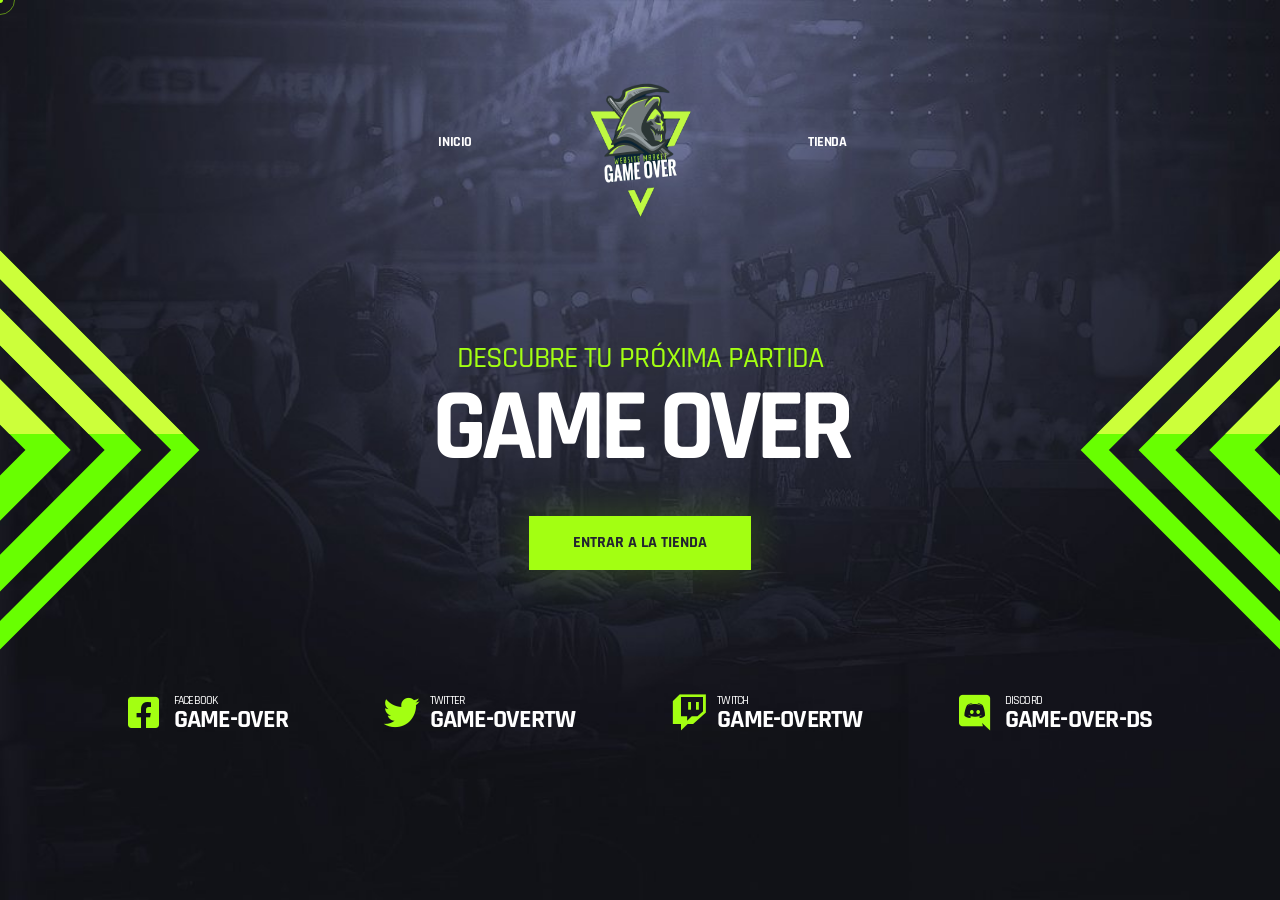
<file: Website-GameOver-main/index.html>
<!DOCTYPE html>
<html lang="es">

<head>

    <!-- Basic Page Needs
	================================================== -->
    <title>GameOver | Bienvenido</title>
    <meta charset="utf-8">
    <meta http-equiv="X-UA-Compatible" content="IE=edge">
    <meta name="description" content="Entra a GameOver, explora el catálogo y encuentra tu próximo videojuego.">
    

    <!-- Mobile Specific Metas
	================================================== -->
    <meta name="viewport" content="width=device-width,initial-scale=1.0">

    <!-- Google Web Fonts
	================================================== -->
    <link href="https://fonts.googleapis.com/css?family=Rajdhani:300,400,500,600,700" rel="stylesheet">

    <!-- CSS
	================================================== -->
    <link href="assets/vendor/fontawesome/css/brands.css" rel="stylesheet">

    <!-- Template CSS-->
    <link href="assets/css/style.css" rel="stylesheet">

    

</head>

<body class="site-layout--landing preloader-is--active bg-image bg-fixed bg--texture-05">

    <div class="site-wrapper">

        <!-- Header
		================================================== -->
        <header id="header" class="site-header site-header--landing">

            <!-- Main Navigation Left -->
            <nav class="main-nav">
                <ul class="main-nav__list">
                    <li class=""><a href="Home.html">Inicio</a></li>
                </ul>
            </nav>
            <!-- Main Navigation Left / End -->

            <!-- Logo - Image Based -->
            <div class="header-logo header-logo--img">
                <a href="index.html"><img src="assets/img/logo-re.png"  width="500px" height="200px" alt="Necromancers"></a>
            </div>
            <!-- Logo - Image Based / End -->

            <!-- Main Navigation Right -->
            <nav class="main-nav">
                <ul class="main-nav__list">
                    <li class="">
                        <a href="Home.html">Tienda</a>
                        
                    </li>
                </ul>
            </nav>
            <!-- Main Navigation Right / End -->
        </header>
        <!-- Header / End -->

        <!-- Content
		================================================== -->
        <main class="site-content text-center" id="wrapper">

            <div class="site-content__center">
                <h1 class="text-white landing-title"><span class="subtitle landing-subtitle">Descubre tu próxima partida</span>Game Over</h1>
                <a href="Home.html" class="btn btn-primary btn-lg btn--landing"><span>Entrar a la tienda</span></a>
            </div>

        </main>

        <!-- Footer
		================================================== -->
        <footer id="footer" class="footer text-center">
            <ul class="social-menu social-menu--landing social-menu--landing-glitch">
                <li>
                    <a href="https://www.facebook.com" target="_blank">
						<i class="fab fa-facebook-square"></i>
						<span class="link-subtitle">Facebook</span>GAME-OVER
					</a>
                </li>
                <li>
                    <a href="https://twitter.com" target="_blank">
						<i class="fab fa-twitter"></i>
						<span class="link-subtitle">Twitter</span>GAME-OVERTW
					</a>
                </li>
                <li>
                    <a href="https://twitch.tv" target="_blank">
						<i class="fab fa-twitch"></i>
						<span class="link-subtitle">Twitch</span>GAME-OVERTW
					</a>
                </li>
                <li>
                    <a href="https://discordapp.com/" target="_blank">
						<i class="fab fa-discord"></i>
						<span class="link-subtitle">Discord</span>GAME-OVER-DS
					</a>
                </li>
            </ul>
        </footer>
        <!-- Footer / End -->

        <div class="landing-detail landing-detail--left">
            <span>&nbsp;</span>
            <span>&nbsp;</span>
            <span>&nbsp;</span>
        </div>
        <div class="landing-detail-cover landing-detail-cover--left">
            <span>&nbsp;</span>
            <span>&nbsp;</span>
            <span>&nbsp;</span>
        </div>
        <div class="landing-detail landing-detail--right">
            <span>&nbsp;</span>
            <span>&nbsp;</span>
            <span>&nbsp;</span>
        </div>
        <div class="landing-detail-cover landing-detail-cover--right">
            <span>&nbsp;</span>
            <span>&nbsp;</span>
            <span>&nbsp;</span>
        </div>
        <!-- Overlay -->
        <div class="site-overlay"></div>
        <!-- Overlay / End -->


    </div>

    <div class="preloader-overlay">
        <div id="js-preloader" class="preloader">
            <div class="preloader-inner fadeInUp">
                <div class="pong-loader"></div>
                <svg role="img" class="df-icon df-icon--preloader-arcade">
					<use xlink:href="assets/img/necromancers.svg#preloader-arcade"/>
				</svg>
            </div>
        </div>
    </div>

    <!-- The cursor elements -->
    <div class="df-custom-cursor-wrap">
        <div id="df-custom-cursor"></div>
    </div>

    <!-- Javascript Files
	================================================== -->
    <!-- JS -->
    <script src="assets/vendor/jquery/jquery.min.js"></script>
    <script src="assets/js/init.js"></script>
    

    
    

</body>

</html>
</file>
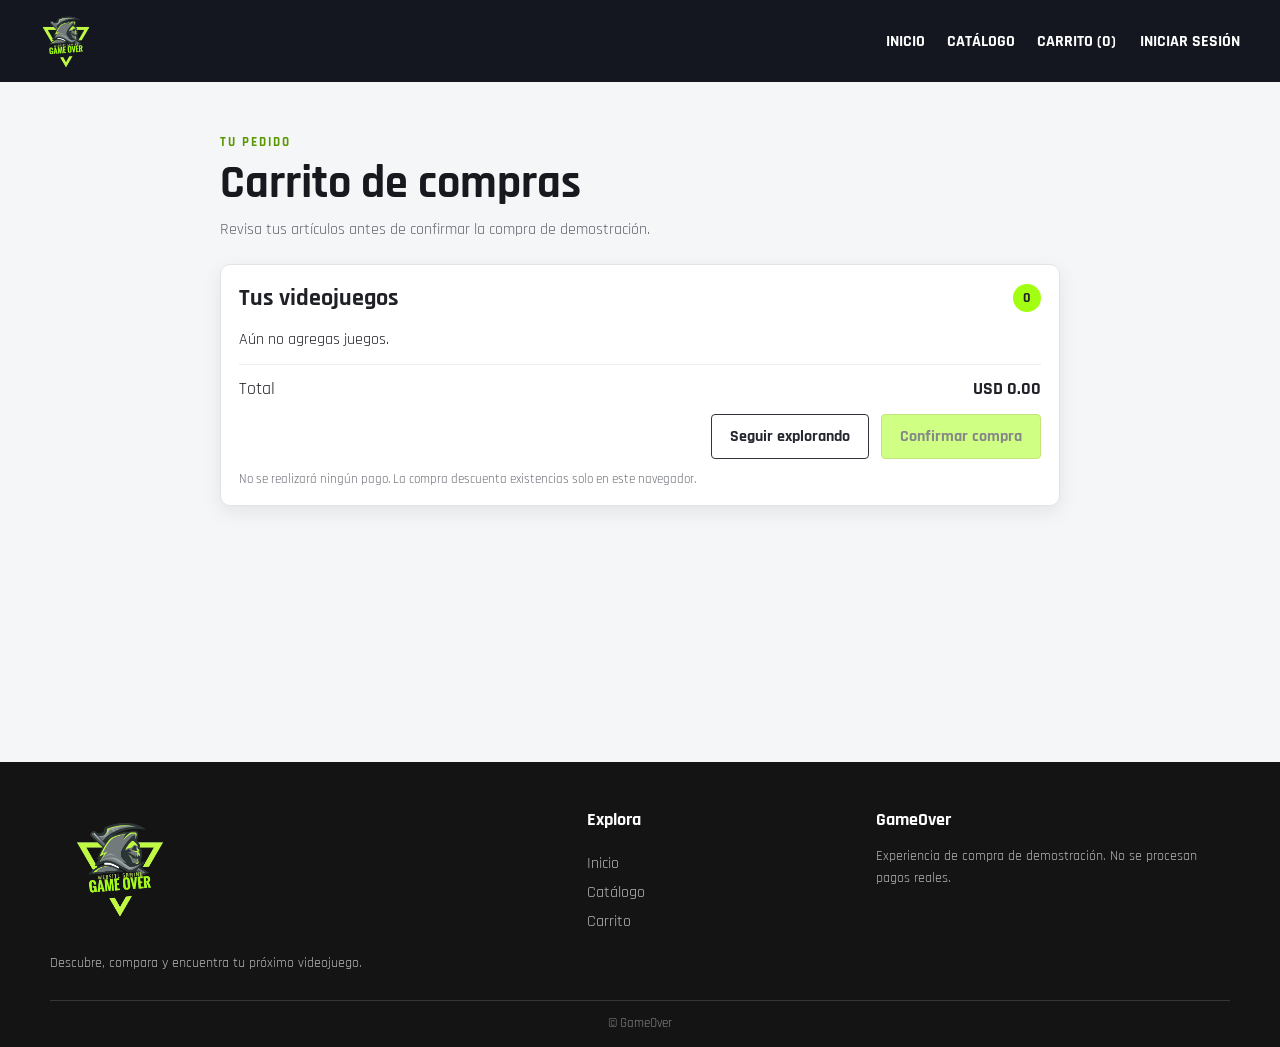
<file: Website-GameOver-main/Cart.html>
<!DOCTYPE html>
<html lang="es">
<head>
    <meta charset="utf-8">
    <meta name="viewport" content="width=device-width, initial-scale=1">
    <meta name="description" content="Revisa tu carrito de GameOver y confirma tu compra de demostración.">
    <title>GameOver | Carrito</title>
    <link href="https://fonts.googleapis.com/css?family=Rajdhani:300,400,500,600,700" rel="stylesheet">
    <link href="assets/css/Home.css" rel="stylesheet">
    <link href="assets/css/store.css" rel="stylesheet">
</head>
<body>
    <header class="header-home-page">
        <div class="header-logo-home">
            <a href="Home.html"><img src="assets/img/logo-re1.png" alt="GameOver"></a>
        </div>
        <nav class="nav-bar-home-page" aria-label="Navegación principal">
            <ul>
                <li><a href="Home.html">INICIO</a></li>
                <li><a href="Home.html#list1-topgames">CATÁLOGO</a></li>
                <li><a href="Cart.html" aria-current="page">CARRITO (<span id="header-cart-count">0</span>)</a></li>
                <li><a href="Inventory.html" id="inventory-nav-link" hidden>INVENTARIO</a></li>
                <li><a href="Login.html" id="login-link">INICIAR SESIÓN</a></li>
                <li><button type="button" class="nav-role-button" id="logout-button" hidden>CERRAR SESIÓN</button></li>
            </ul>
        </nav>
    </header>

    <main class="cart-page">
        <section class="cart-page__intro">
            <p class="store-kicker">TU PEDIDO</p>
            <h1>Carrito de compras</h1>
            <p>Revisa tus artículos antes de confirmar la compra de demostración.</p>
        </section>
        <section class="cart-panel cart-page__panel" aria-labelledby="cart-title">
            <h2 id="cart-title">Tus videojuegos <span id="cart-count">0</span></h2>
            <div id="cart-items"></div>
            <p class="cart-total">Total <strong id="cart-total">$0.00</strong></p>
            <p class="store-message" id="store-message" role="status" aria-live="polite"></p>
            <div class="cart-page__actions">
                <a class="store-button store-button--outline" href="Home.html#list1-topgames">Seguir explorando</a>
                <button type="button" class="store-button" id="checkout-button">Confirmar compra</button>
            </div>
            <p class="store-note">No se realizará ningún pago. La compra descuenta existencias solo en este navegador.</p>
        </section>
    </main>

    <footer class="footer-section">
        <div class="footer-content">
            <div class="footer-brand">
                <a href="Home.html"><img src="assets/img/logo-re1.png" alt="GameOver"></a>
                <p>Descubre, compara y encuentra tu próximo videojuego.</p>
            </div>
            <nav class="footer-links" aria-label="Enlaces del pie de página">
                <h2>Explora</h2>
                <a href="Home.html">Inicio</a>
                <a href="Home.html#list1-topgames">Catálogo</a>
                <a href="Cart.html">Carrito</a>
            </nav>
            <div class="footer-demo-note">
                <h2>GameOver</h2>
                <p>Experiencia de compra de demostración. No se procesan pagos reales.</p>
            </div>
        </div>
        <p class="copyright-text">© GameOver</p>
    </footer>
    <script src="assets/js/auth.js"></script>
    <script src="assets/js/store.js"></script>
</body>
</html>
</file>
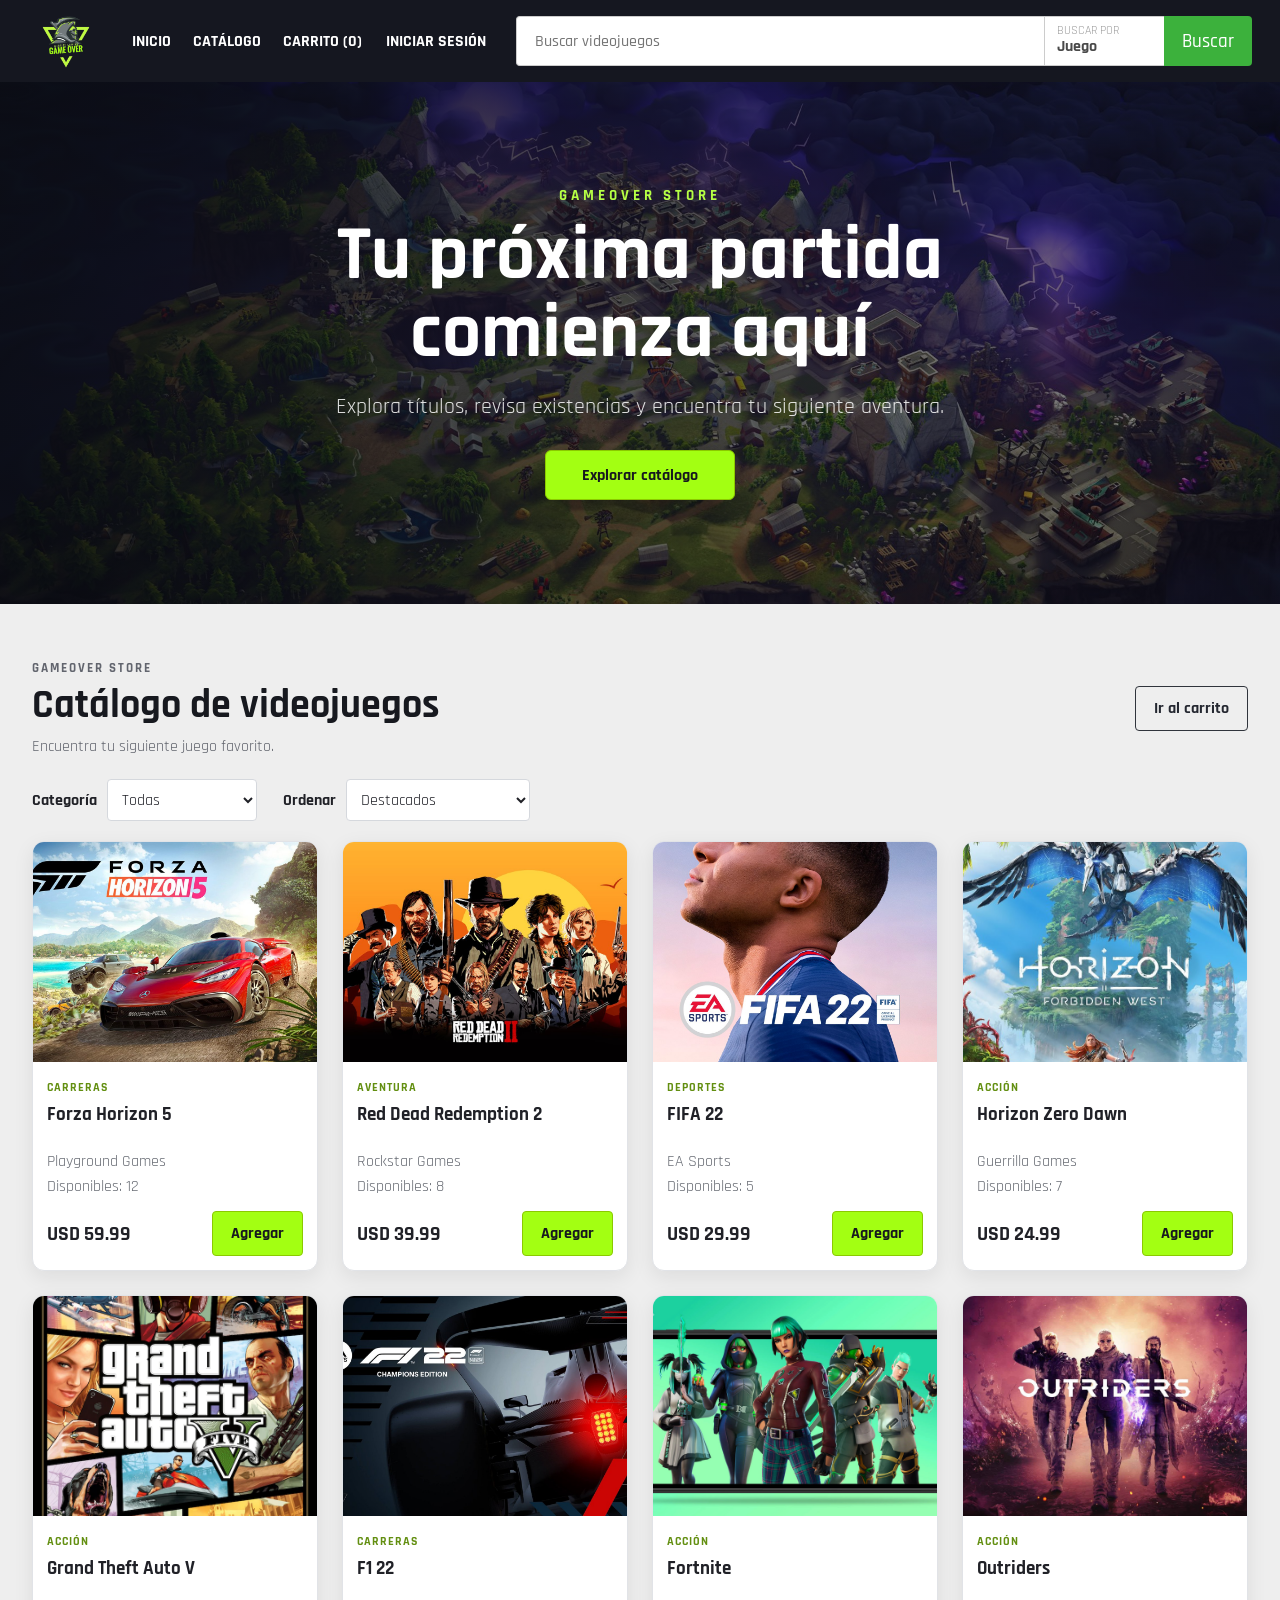
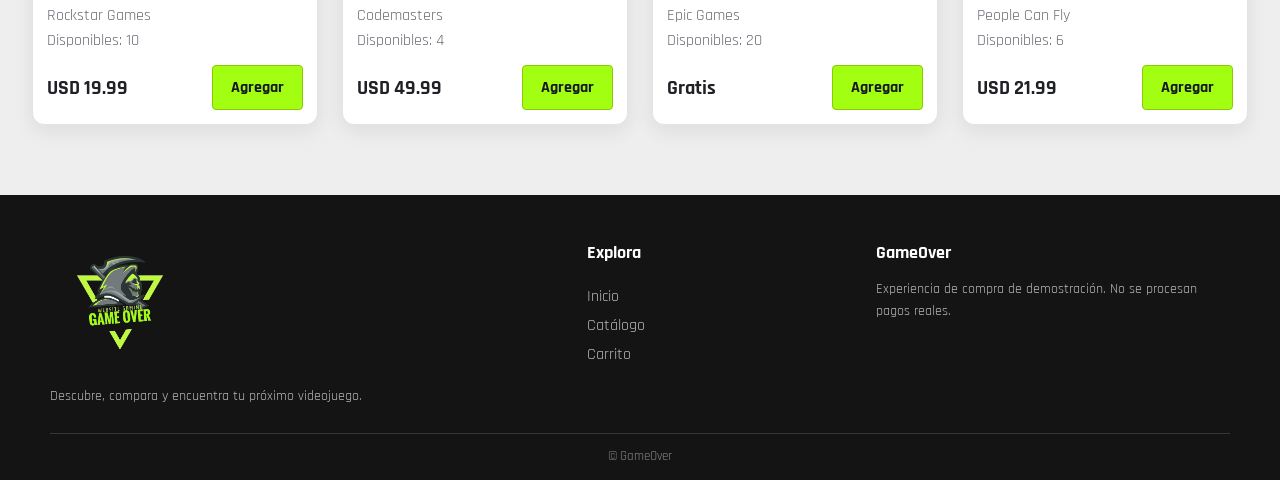
<file: Website-GameOver-main/Home.html>
<!DOCTYPE html>
<html lang="es">
<head>
    <meta charset="utf-8">
    <meta name="viewport" content="width=device-width, initial-scale=1">
    <meta name="description" content="Explora videojuegos, revisa existencias y arma tu carrito en GameOver.">
    <title>GameOver | Catálogo</title>
    <link href="https://fonts.googleapis.com/css?family=Rajdhani:300,400,500,600,700" rel="stylesheet">
    <link href="assets/css/Home.css" rel="stylesheet">
    <link href="assets/css/store.css" rel="stylesheet">
</head>
<body id="body2">
    <header class="header-home-page">
        <div class="header-logo-home">
            <a href="Home.html"><img src="assets/img/logo-re1.png" alt="GameOver"></a>
        </div>
        <nav class="nav-bar-home-page" aria-label="Navegación principal">
            <ul>
                <li><a href="Home.html">INICIO</a></li>
                <li><a href="#list1-topgames">CATÁLOGO</a></li>
                <li><a href="Cart.html">CARRITO (<span id="header-cart-count">0</span>)</a></li>
                <li><a href="Inventory.html" id="inventory-nav-link" hidden>INVENTARIO</a></li>
                <li><a href="Login.html" id="login-link">INICIAR SESIÓN</a></li>
                <li><button type="button" class="nav-role-button" id="logout-button" hidden>CERRAR SESIÓN</button></li>
            </ul>
        </nav>
        <div class="centerbox">
            <div class="main-form-container">
                <form id="store-search-form" role="search">
                    <input id="store-search-input" type="search" class="main-input main-name" name="search" placeholder="Buscar videojuegos" aria-label="Buscar videojuegos">
                    <button type="button" class="main-btn" aria-expanded="false" aria-label="Cambiar tipo de búsqueda">
                        <span class="search-small">BUSCAR POR</span>
                        <span class="search-large">Juego</span>
                    </button>
                    <ul class="search-description">
                        <li data-search-mode="developer">Desarrollador</li>
                        <li data-search-mode="game">Juego</li>
                    </ul>
                    <input id="main-submit" type="submit" value="Buscar">
                </form>
            </div>
        </div>
    </header>

    <section class="store-hero" aria-labelledby="hero-title">
        <div class="store-hero__content">
            <p class="store-hero__eyebrow">GAMEOVER STORE</p>
            <h1 id="hero-title">Tu próxima partida comienza aquí</h1>
            <p>Explora títulos, revisa existencias y encuentra tu siguiente aventura.</p>
            <a class="store-button" href="#list1-topgames">Explorar catálogo</a>
        </div>
    </section>

    <main>
        <section class="storefront" id="list1-topgames" aria-labelledby="store-title">
            <div class="store-heading">
                <div>
                    <p class="store-kicker">GAMEOVER STORE</p>
                    <h2 id="store-title">Catálogo de videojuegos</h2>
                    <p>Encuentra tu siguiente juego favorito.</p>
                </div>
                <a class="store-button store-button--outline" href="Cart.html">Ir al carrito</a>
            </div>
            <div class="store-toolbar">
                <label for="category-filter">Categoría</label>
                <select id="category-filter">
                    <option value="">Todas</option>
                    <option value="Acción">Acción</option>
                    <option value="Carreras">Carreras</option>
                    <option value="Deportes">Deportes</option>
                    <option value="Aventura">Aventura</option>
                </select>
                <label for="sort-products">Ordenar</label>
                <select id="sort-products">
                    <option value="featured">Destacados</option>
                    <option value="name">Nombre</option>
                    <option value="price-low">Precio: menor a mayor</option>
                    <option value="price-high">Precio: mayor a menor</option>
                </select>
            </div>
            <p class="store-message" id="store-message" role="status" aria-live="polite"></p>
            <div class="product-grid" id="product-grid" aria-live="polite"></div>
        </section>
    </main>

    <footer class="footer-section">
        <div class="footer-content">
            <div class="footer-brand">
                <a href="Home.html"><img src="assets/img/logo-re1.png" alt="GameOver"></a>
                <p>Descubre, compara y encuentra tu próximo videojuego.</p>
            </div>
            <nav class="footer-links" aria-label="Enlaces del pie de página">
                <h2>Explora</h2>
                <a href="Home.html">Inicio</a>
                <a href="#list1-topgames">Catálogo</a>
                <a href="Cart.html">Carrito</a>
            </nav>
            <div class="footer-demo-note">
                <h2>GameOver</h2>
                <p>Experiencia de compra de demostración. No se procesan pagos reales.</p>
            </div>
        </div>
        <p class="copyright-text">© GameOver</p>
    </footer>
    <script src="assets/js/auth.js"></script>
    <script src="assets/js/store.js"></script>
</body>
</html>
</file>
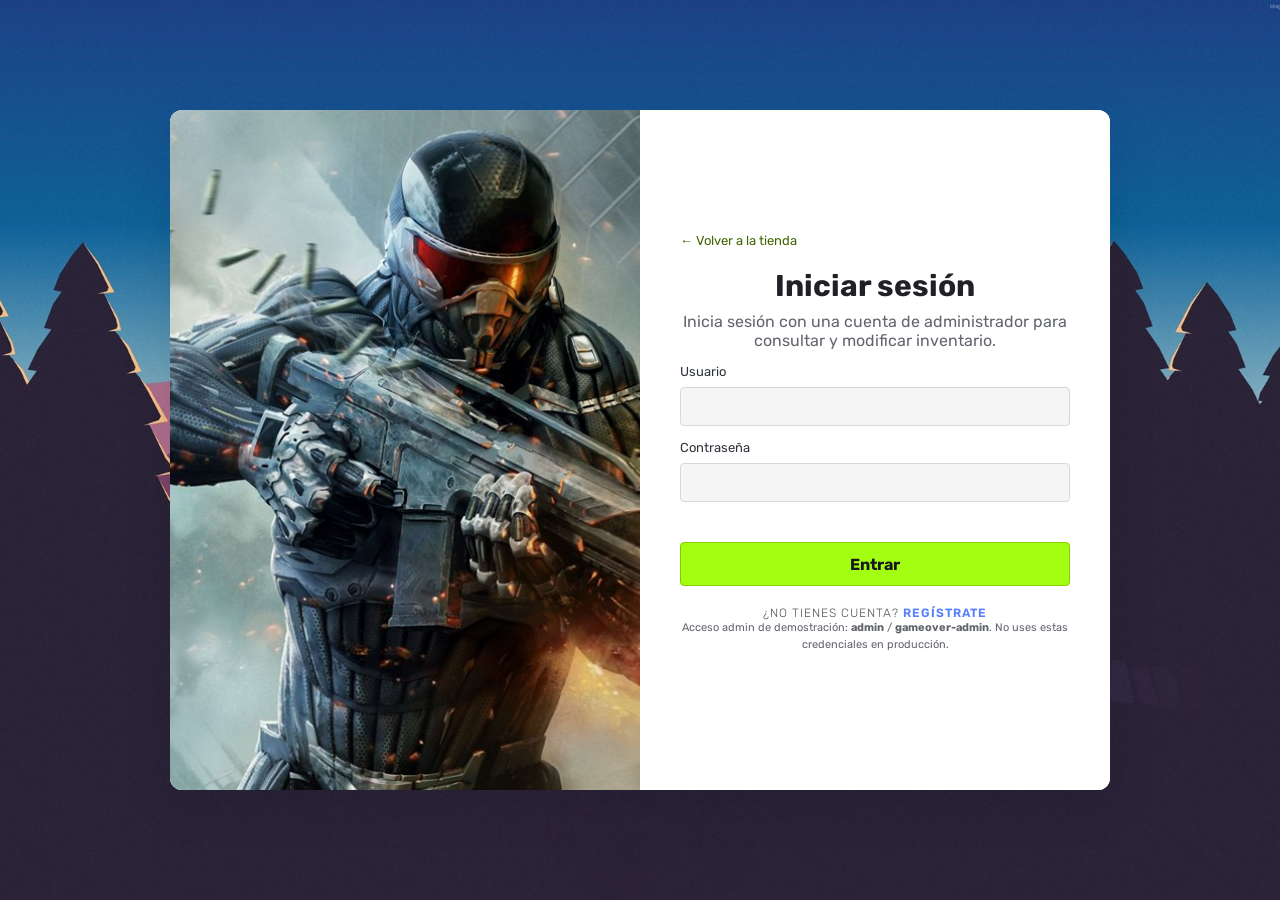
<file: Website-GameOver-main/Inventory.html>
<!DOCTYPE html>
<html lang="es">
<head>
    <meta charset="utf-8">
    <meta name="viewport" content="width=device-width, initial-scale=1">
    <meta name="description" content="Panel privado de administración de inventario de GameOver.">
    <title>GameOver | Inventario</title>
    <link href="https://fonts.googleapis.com/css?family=Rajdhani:300,400,500,600,700" rel="stylesheet">
    <link href="assets/css/Home.css" rel="stylesheet">
    <link href="assets/css/store.css" rel="stylesheet">
</head>
<body>
    <header class="header-home-page">
        <div class="header-logo-home">
            <a href="Home.html"><img src="assets/img/logo-re1.png" alt="GameOver"></a>
        </div>
        <nav class="nav-bar-home-page" aria-label="Navegación principal">
            <ul>
                <li><a href="Home.html">INICIO</a></li>
                <li><a href="Home.html#list1-topgames">CATÁLOGO</a></li>
                <li><a href="Cart.html">CARRITO (<span id="header-cart-count">0</span>)</a></li>
                <li><a href="Inventory.html" id="inventory-nav-link" hidden aria-current="page">INVENTARIO</a></li>
                <li><a href="Login.html" id="login-link">INICIAR SESIÓN</a></li>
                <li><button type="button" class="nav-role-button" id="logout-button" hidden>CERRAR SESIÓN</button></li>
            </ul>
        </nav>
    </header>

    <main class="inventory-page" id="inventory-page" hidden>
        <section class="inventory-section" id="inventory" aria-labelledby="inventory-title">
            <div class="inventory-heading">
                <div>
                    <p class="store-kicker">ADMINISTRACIÓN</p>
                    <h1 id="inventory-title">Control de inventario</h1>
                    <p>Administra el catálogo y revisa las existencias en un solo lugar.</p>
                </div>
                <a class="store-button store-button--outline" href="Home.html">Volver a la tienda</a>
            </div>
            <p class="inventory-disclaimer">Demostración local: los cambios se guardan en este navegador. La autenticación real requiere un servidor.</p>
            <p class="store-message" id="inventory-message" role="status" aria-live="polite"></p>
            <div class="inventory-stats" aria-live="polite">
                <div><span>Productos</span><strong id="inventory-product-count">0</strong></div>
                <div><span>Unidades disponibles</span><strong id="inventory-stock-count">0</strong></div>
                <div><span>Requieren reposición</span><strong id="inventory-low-count">0</strong></div>
                <div><span>Agotados</span><strong id="inventory-out-count">0</strong></div>
            </div>
            <section class="inventory-alerts" aria-labelledby="inventory-alerts-title">
                <div class="inventory-alerts__heading">
                    <div>
                        <h2 id="inventory-alerts-title">Alertas de reposición</h2>
                        <p>Se avisa cuando las existencias llegan al mínimo definido para cada producto.</p>
                    </div>
                </div>
                <div class="inventory-alert-list" id="inventory-alert-list" aria-live="polite"></div>
            </section>
            <form class="inventory-form" id="product-form">
                <h2 id="product-form-title">Agregar videojuego</h2>
                <input id="product-id" type="hidden">
                <div class="inventory-fields">
                    <label>Nombre
                        <input id="product-name" name="name" type="text" maxlength="80" required>
                    </label>
                    <label>Desarrollador
                        <input id="product-developer" name="developer" type="text" maxlength="60" required>
                    </label>
                    <label>Categoría
                        <select id="product-category" name="category" required>
                            <option value="Acción">Acción</option>
                            <option value="Carreras">Carreras</option>
                            <option value="Deportes">Deportes</option>
                            <option value="Aventura">Aventura</option>
                        </select>
                    </label>
                    <label>Precio (USD)
                        <input id="product-price" name="price" type="number" min="0" step="0.01" required>
                    </label>
                    <label>Existencias
                        <input id="product-stock" name="stock" type="number" min="0" step="1" required>
                    </label>
                    <label>Mínimo para alertar
                        <input id="product-reorder-point" name="reorderPoint" type="number" min="0" step="1" value="5" required>
                        <span class="inventory-field-help">Avisa al llegar a este nivel o menos.</span>
                    </label>
                    <label>Stock objetivo
                        <input id="product-target-stock" name="targetStock" type="number" min="1" step="1" value="10" required>
                        <span class="inventory-field-help">La sugerencia de reposición completa hasta esta cantidad.</span>
                    </label>
                    <label class="inventory-image-field">Portada del catálogo
                        <select id="product-image" name="image">
                            <option value="">Selecciona una portada existente</option>
                            <option value="p25.jpg">Forza Horizon 5</option>
                            <option value="p26.jpg">Red Dead Redemption 2</option>
                            <option value="p27.jpg">FIFA 22</option>
                            <option value="p48.jpg">Horizon Zero Dawn</option>
                            <option value="p49.webp">Grand Theft Auto V</option>
                            <option value="p46.jpg">F1 22</option>
                            <option value="p45.webp">Fortnite</option>
                            <option value="p50.jpg">Outriders</option>
                        </select>
                        <span class="inventory-field-help">O elige una imagen desde tu PC. JPG, PNG o WebP; máximo 5 MB. Se guardará en este navegador.</span>
                        <input id="product-image-file" name="imageFile" type="file" accept="image/jpeg,image/png,image/webp">
                        <img id="product-image-preview" class="inventory-image-preview" alt="Vista previa de la portada" hidden>
                    </label>
                </div>
                <div class="inventory-actions">
                    <button class="store-button" type="submit" id="save-product-button">Guardar producto</button>
                    <button class="store-button store-button--outline" type="button" id="cancel-edit-button" hidden>Cancelar edición</button>
                </div>
            </form>
            <div class="inventory-table-wrap">
                <table class="inventory-table">
                    <thead><tr><th>Videojuego</th><th>Categoría</th><th>Precio</th><th>Existencias</th><th>Mínimo</th><th>Objetivo</th><th>Estado</th><th>Acciones</th></tr></thead>
                    <tbody id="inventory-table-body"></tbody>
                </table>
            </div>
        </section>
    </main>

    <footer class="footer-section">
        <div class="footer-content">
            <div class="footer-brand">
                <a href="Home.html"><img src="assets/img/logo-re1.png" alt="GameOver"></a>
                <p>Administración de inventario GameOver.</p>
            </div>
            <nav class="footer-links" aria-label="Enlaces del pie de página">
                <h2>Explora</h2>
                <a href="Home.html">Inicio</a>
                <a href="Home.html#list1-topgames">Catálogo</a>
                <a href="Cart.html">Carrito</a>
            </nav>
            <div class="footer-demo-note">
                <h2>GameOver</h2>
                <p>Panel de administración de demostración.</p>
            </div>
        </div>
        <p class="copyright-text">© GameOver</p>
    </footer>
    <script src="assets/js/auth.js"></script>
    <script src="assets/js/store.js"></script>
</body>
</html>
</file>
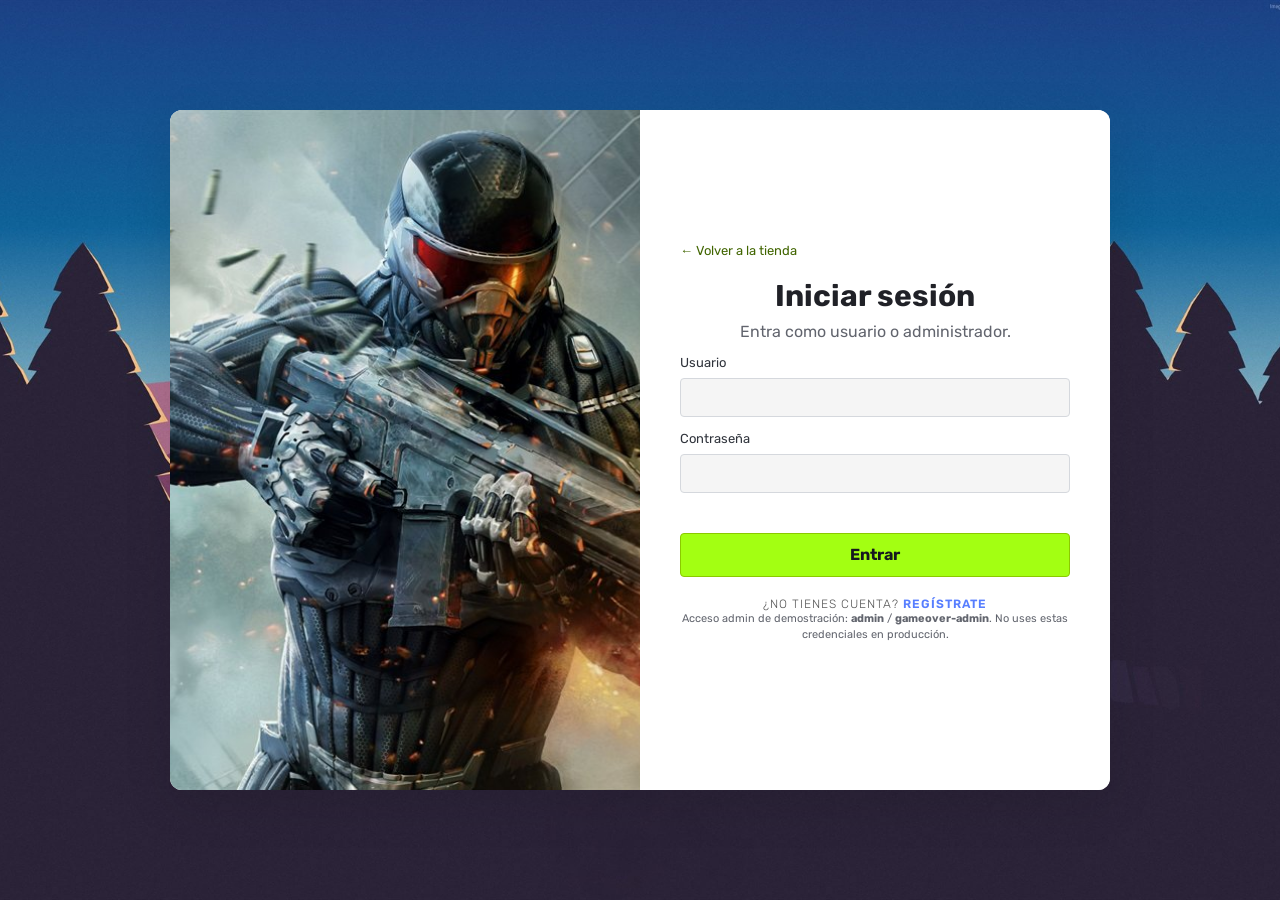
<file: Website-GameOver-main/Login.html>
<!DOCTYPE html>
<html lang="es">
<head>
    <meta charset="UTF-8">
    <meta name="viewport" content="width=device-width, initial-scale=1.0">
    <meta name="description" content="Inicia sesión o crea una cuenta de GameOver.">
    <link rel="stylesheet" href="assets/css/Login.css">
    <title>Iniciar sesión | GameOver</title>
</head>
<body>
    <main>
        <section aria-label="Acceso a GameOver">
            <div class="container">
                <div class="user signinBx">
                    <div class="imgBx"><img src="assets/img/p1-game.jpg" alt="Videojuego"></div>
                    <div class="formBx">
                        <form id="login-form">
                            <a class="back-to-store" href="Home.html">← Volver a la tienda</a>
                            <h1>Iniciar sesión</h1>
                            <p id="login-description">Entra como usuario o administrador.</p>
                            <label for="login-username">Usuario</label>
                            <input id="login-username" name="username" type="text" autocomplete="username" required>
                            <label for="login-password">Contraseña</label>
                            <input id="login-password" name="password" type="password" autocomplete="current-password" required>
                            <p class="form-message" id="login-message" role="alert" aria-live="polite"></p>
                            <button type="submit">Entrar</button>
                            <p class="signup">¿No tienes cuenta? <a href="#" data-toggle>Regístrate</a></p>
                            <p class="demo-notice">Acceso admin de demostración: <strong>admin</strong> / <strong>gameover-admin</strong>. No uses estas credenciales en producción.</p>
                        </form>
                    </div>
                </div>

                <div class="user signupBx">
                    <div class="formBx">
                        <form id="register-form">
                            <a class="back-to-store" href="Home.html">← Volver a la tienda</a>
                            <h1>Crear cuenta</h1>
                            <p>Las cuentas nuevas tienen rol de usuario.</p>
                            <label for="register-username">Usuario</label>
                            <input id="register-username" name="username" type="text" minlength="3" maxlength="30" autocomplete="username" required>
                            <label for="register-email">Correo electrónico</label>
                            <input id="register-email" name="email" type="email" autocomplete="email" required>
                            <label for="register-password">Contraseña (mínimo 8 caracteres)</label>
                            <input id="register-password" name="password" type="password" minlength="8" autocomplete="new-password" required>
                            <label for="register-confirm-password">Confirmar contraseña</label>
                            <input id="register-confirm-password" name="confirm-password" type="password" minlength="8" autocomplete="new-password" required>
                            <p class="form-message" id="register-message" role="alert" aria-live="polite"></p>
                            <button type="submit">Crear cuenta</button>
                            <p class="signup">¿Ya tienes cuenta? <a href="#" data-toggle>Inicia sesión</a></p>
                        </form>
                    </div>
                    <div class="imgBx"><img src="assets/img/p4.jpg" alt="Consola de videojuegos"></div>
                </div>
            </div>
        </section>
    </main>
    <script src="assets/js/auth.js"></script>
</body>
</html>
</file>
<file: Website-GameOver-main/assets/css/Home.css>
*{
    padding: 0;
    margin: 0;
    box-sizing: border-box;
    scroll-behavior: smooth;
    font-family: Rajdhani, sans-serif;
}
body{
    background-color: #eee;
}
.header-home-page{
    background-color: #151720;
    width: 100%;
    top: 0;
    height: 72px;
    padding: 5px 20px;
    z-index: 999;
    position: fixed;
    
}
.header-home-page a img{
    margin-top: -25px;
}
.header-logo-page{
    margin-left: 60px;
}

.nav-bar-home-page{
    max-width: 1500px;
    padding: 0 10px;
    margin: -85px 0 0px 200px;
    display: flex;
    align-items: center;
    justify-content: space-between;
    
}
.nav-bar-home-page ul{
    display: inline-flex;
    margin: -20px 0px 0px -20px;
}
.nav-bar-home-page ul li{
    list-style: none;
    padding: 0 15px;
}
.nav-bar-home-page ul li a{
    color: #fff;
    text-decoration: none;
    padding: 9px 15px;
    transition: all 0.3s ease;
    font-weight: bolder;
}
.nav-bar-home-page ul li a:hover{
    color: #a3ff12;
}


/***************************************************
**********************************************/
.centerbox {
    position: absolute;
    top:50%;
    left:50%;
    transform: translate(-50%, -50%);
    -ms-transform: translate(-50%, -50%); /* IE 9 */
    -webkit-transform: translate(-50%, -50%); /* Chrome, Safari, Opera */
    width:620px;
    min-height:52px;
    z-index:2;
    margin: 0 0 0 500px;
}
.centerbox h1 {
    margin-bottom: 25px;
    font-size:36px;
    font-family: "Webly Sleek SemiLight";
    font-weight: normal;
    text-align: center;
}
.centerbox p.description {
    margin-bottom:40px;
    text-align: center;
}
.description a {
    text-decoration:none;
}
.main-input {
    background: #fff;
    height: 50px; 
    width: 327px;
    color: #a7b1ab;
    border: 1px solid #cccccc;
    margin-bottom: 0px;
    -webkit-appearance: none; 
    border-radius: 4px 0px 0px 4px; 
    -moz-border-radius: 4px 0px 0px 4px; 
    -webkit-border-radius: 4px 0px 0px 4px;
    display: inline-block;
    text-align: left;
    font-size: 16px; 
    font-weight: 500; 
    padding:0px 0px 0px 57px;
    font-size:16px;
    border-right:0px;
    background: #ffffff url("http://seodesigns.com/projects/TD/images/search.png") 18px 15px no-repeat;background-size:18px 18px;float:left;
}
.main-location {display: none;}
#main-submit {
     background: #3cb13c;
     color: #fff; 
     display: inline-block; 
     font-size: 19px; 
     font-weight: 500;
     text-align: center; 
     cursor: pointer;
     margin-bottom: 0px; 
    -webkit-appearance: none;
    border-radius: 0px 4px 4px 0px; 
    -moz-border-radius: 0px 4px 4px 0px; 
    -webkit-border-radius: 0px 4px 4px 0px;
    width:141px;
    height:50px;
    border: 0;
    padding-top:0px;
    float: left;
}
#main-submit:hover {
     background: #00a221; 
     color: #fff !important; 
     -webkit-appearance: none; 
}
#main-submit-mobile {
    display: none;
}
footer {
     border-top: 0px;
    }
.main-btn {
    display: inline-block;
    width:150px;
    height:50px;
    border: 1px solid #cccccc;
    padding:0px;
    position: relative;
    float:left;
    border-right:0px;
    background: #ffffff url("http://seodesigns.com/projects/TD/images/main-bullet.png") 122px 23px no-repeat;background-size:6px 6px;cursor: pointer;
}
.search-small {
    font-size:12px;
    margin:0px;
    color:#9B9B9B;
    position: absolute;
    top: 6px;
    left:16px;
    display: inline-block;
    width:80px;
    height:20px;
    text-align:left;
}
.search-large {
    font-size:16px;
    margin:0px;
    color:#4A4A4A;
    position: absolute;
    top: 19px;
    left:16px;
    display: inline-block;
    width:105px;
    height:20px;
    font-weight:900;
    text-align:left;
}
.main-form-container {
    height:50px;
    position: relative;
}
ul.search-description {
    width:150px;
    position: absolute; 
    background: #fff;
    right:143px;
    top:55px;
    border-radius: 2px;
    -moz-border-radius: 2px; 
    -webkit-border-radius: 2px;
    padding:14px 0px;
    border: 1px solid #E5E5E5;
    display: none;
    -webkit-box-shadow: 0px 2px 2px 0px rgba(0,0,0,0.3);
    -moz-box-shadow: 0px 2px 2px 0px rgba(0,0,0,0.3);
    box-shadow: 0px 2px 2px 0px rgba(0,0,0,0.3);
}
.search-description li {font-size:16px;color:#4A4A4A;font-weight:900;padding:6px 0px;display:block;padding-left:16px;cursor: pointer;}
.search-description li:hover {background:#f8f8f8;}


/* responsive css below */
@media only screen and (max-width: 680px) {
    .main-btn {
        border-radius: 0px 4px 4px 0px; 
        -moz-border-radius: 0px 4px 4px 0px; 
        -webkit-border-radius: 0px 4px 4px 0px;
        border-right:1px solid #cccccc;
    }
    ul.search-description {
        right:0px;
        z-index:9999;
    }
    .centerbox p.description {
        width:284px;
        margin:0 auto 40px auto;
    }
    .centerbox {
        width:auto;
        transform: translate(-50%, -60%);
        -ms-transform: translate(-50%, -60%); 
        -webkit-transform: translate(-50%, -60%);
    }
    .main-form-container {
        width:477px
    }
    #main-submit {
        display: none;
    }
    #main-submit-mobile {
         background: #3cb13c;
         color: #fff; 
         display:block; 
         font-size: 19px; 
         font-weight: 500;
         text-align: center; 
         cursor: pointer;
         margin-bottom: 0px; 
         -webkit-appearance: none;
         border-radius: 0px; 
         -moz-border-radius: 0px; 
         -webkit-border-radius: 0px;
         width:141px;
         height:50px;
         border: 0px;
         padding-top:0px;
         float:none;
         border:0px;
         position: fixed;
         bottom: 0px;
         right:0px;
         width: 100%;
         z-index:1;
        }
    #main-submit-mobile:hover { 
        background: #00a221; 
        color: #fff !important; 
        -webkit-appearance: none; 
    }
    footer {
        padding-bottom:50px;
    }
}

@media only screen and (max-width: 515px) {
    .main-input {
        width:210px;
    }
    .main-form-container {
        width:360px
    }
    .centerbox h1 {
        width:280px;
        margin:0 auto 15px auto;
    }
    .centerbox {
        position: absolute;
        top:50%;
        left:50%;
    }
}

@media only screen and (max-width: 375px) {
    .cover {
        background: rgba(0, 0, 0, 0) url("seodesigns.com/projects/TD/images/background.jpg") no-repeat center -175px;}
    .main-input {
        width: 185px;
        padding-left:42px;
        background: #ffffff url("http://seodesigns.com/projects/TD/images/search.png") 12px 15px no-repeat;
        background-size:18px 18px;
    }
    .main-btn {
        width:108px;
        background: #ffffff url("http://seodesigns.com/projects/TD/images/main-bullet.png") 85px 23px no-repeat;
        background-size:6px 6px;
    }
    .main-form-container {
        width:293px
    }
    .search-small {
        left:13px;
    }
    .search-large {
        left:13px;
    }
}


.background-home-page{
    background-image: url('../img/p43.jpg') ;
    background-size: cover;
    background-repeat: no-repeat;
    width: 100%;
    height: 550px;
    background-position: top;
    background-attachment: fixed;
    margin-top: 70px;
    
}
.background-shadow-button{
    width: 100%;
    height: 550px;
    background-color: rgba(0, 0, 0, 0.70);
    
}
.text-background{

    padding-top: 80px;
    width: 800px;
    height: 550px;
    margin: 0 auto;
}
.background-shadow-button .text-background p{
    text-align: center;
    font-size: 40px;
    color: #a3ff12;
    font-family: Rajdhani, sans-serif;
    padding-top: 40px;

}
.background-shadow-button .text-background  h1{
    color: #fff;
    text-align: center;
    font-size: 130px;
    line-height: 110px;
    font-family: Rajdhani, sans-serif;
    
    
}
.button-background {
    position: absolute;
    top: 45%;
    right: 0;
    left: 0;
    display: block;
    width: 240px;
    padding: 40px;
    margin: 0 auto;
    border: #a3ff12 1px solid;
    cursor: pointer;
    border-radius: 2px;
    transform: translateY(-50%);
    box-shadow: 0 10px 20px -5px #94a6af;
    overflow: hidden;
  }
  
  .button-background:before,
  .button-background:after {
    content: "";
    position: absolute;
    top: 0;
    right: 0;
    bottom: 0;
    left: 0;
  }
  
  .button-background:before {
    transform: scale(1);
    background-image: linear-gradient(135deg, #a3ff12, #5d8600);
    background-size: cover;
    transition: 0.3s ease transform;
    z-index: 1;
}
  
.button-background:after {
    background-color: #000;
    opacity: 0.16;
    z-index: 2;
}
  
.button-background div {
    position: absolute;
    top: 0;
    right: 0;
    bottom: 0;
    left: 0;
    z-index: 3;
}
  
.button-background div:before,
.button-background div:after {
    position: absolute;
    top: 0;
    right: 0;
    left: 0;
    color: #fff;
    font-size: 30px;
    font-family: Verdana, Geneva, Tahoma, sans-serif;
    font-weight: bold;
    line-height: 1;
    text-align: center;
    padding: 25px 0;
    transition: 0.3s ease all;
}
  
.button-background div:before {
    content: "GO";
    letter-spacing: 0;
    opacity: 1;
    transform: scale(1);
}
  
.button-background div:after {
    content: "YEAH !";
    letter-spacing: -10px;
    transform: scale(0);
    opacity: 0;
}
  
.button-background:hover:before {
    transform: scale(1.3);
}
  
.button-background:hover div:before {
    letter-spacing: 3px;
    opacity: 0;
    transform: scale(4);
}
  
.button-background:hover div:after {
    letter-spacing: 0;
    opacity: 1;
    transform: scale(1);
}
.photo1-home{
    
    width: 100%;
    height: 350px;
    padding: 30px 0 0 100px;
    display: inline-flex;
}  
.photo1-first{
    box-shadow: 0px 13px 10px -7px rgba(0, 0, 0,0.1);
    width: 600px;
    height: 280px;
    border-radius: 15px;
    background-repeat: no-repeat;
    background-size: cover;
    background-position: center;
} 

.photo1-home img{
    width: 600px;
    height: 280px;
    border-radius: 10px;
} 

.photo1-home hr{
    margin: 8px 0 20px 80px;
    height: 260px;
    background-color: #a3ff12;
   
}
.text-nextTo-photo1{
    margin-left: 30px;
    padding-top: 10px;
}
.text-nextTo-photo1 .text-games-p1{
    font-weight: bold;
    color: #a3ff12;
    line-height: 30px;
    font-size: 30px;
}
.text-nextTo-photo1 h1{
    font-size: 70px;
    line-height: 70px;
}
.start-game{
    width: 100%;
    height: 100px;
    margin-top: 35px;
    text-align: center;
    padding: 30px;
}
.start-game h1 a{
    font-size: 65px;
    text-decoration: none;
    color: #000;
    transition: 0.2s;
}
.start-game h1 a:hover{
    font-size: 75px;
    color: #a3ff12;
    transition: 0.2s;
}
/*************************************
**********************************/

.list1-top-games{
    width: 100%;
    height: 600px;
    
    padding: 100px 100px 50px 100px;
}
.list1-top-games .text-top-games{
    font-weight: bold;
    padding: 0 0 20px 10px;
    font-size: 25px;
}

.cards {
   
    width: 100%;
    
    
    display: -webkit-flex; 
    justify-content: center;
    -webkit-justify-content: center;
    max-width: 2000px;
    
}

.card--1 .card__img, .card--1 .card__img--hover {
    background-image: url('../img/p25.jpg');
    
}
.card--2 .card__img, .card--2 .card__img--hover {
    background-image: url('../img/p26.jpg');
}
.card--3 .card__img, .card--3 .card__img--hover {
    background-image: url('../img/p27.jpg');
}
.card--4 .card__img, .card--4 .card__img--hover {
    background-image: url('../img/p48.jpg');
    
}
.card--5 .card__img, .card--5 .card__img--hover {
    background-image: url('../img/p49.webp');
}
.card--6 .card__img, .card--6 .card__img--hover {
    background-image: url('../img/p46.jpg');
}

.card__like {
    width: 18px;
}

.card__clock {
    width: 15px;
  vertical-align: middle;
    fill: #AD7D52;
}
.card__time {
    font-size: 12px;
    color: #AD7D52;
    vertical-align: middle;
    margin-left: 5px;
}

.card__clock-info {
    float: right;
}

.card__img {
  visibility: hidden;
    background-size: cover;
    background-position: center;
    background-repeat: no-repeat;
    width: 100%;
    height: 235px;
  border-top-left-radius: 12px;
border-top-right-radius: 12px;
  
}

.card__info-hover {
    position: absolute;
    padding: 16px;
  width: 100%;
  opacity: 0;
  top: 0;
}

.card__img--hover {
  transition: 0.2s all ease-out;
    background-size: cover;
    background-position: center;
    background-repeat: no-repeat;
    width: 100%;
  position: absolute;
    height: 235px;
  border-top-left-radius: 12px;
border-top-right-radius: 12px;
top: 0;
  
}
.card {
  margin-right: 25px;
  transition: all .4s cubic-bezier(0.175, 0.885, 0, 1);
  background-color: #fff;
    width: 33.3%;
  position: relative;
  border-radius: 12px;
  overflow: hidden;
  box-shadow: 0px 13px 10px -7px rgba(0, 0, 0,0.1);
}
.card:hover {
  box-shadow: 0px 30px 18px -8px rgba(0, 0, 0,0.1);
    transform: scale(1.10, 1.10);
}

.card__info {
z-index: 2;
  background-color: #fff;
  border-bottom-left-radius: 12px;
border-bottom-right-radius: 12px;
   padding: 16px 24px 24px 24px;
}

.card__category {
   
    text-transform: uppercase;
    font-size: 13px;
    letter-spacing: 2px;
    font-weight: 500;
  color: #868686;
}

.card__title {
    margin-top: 5px;
    margin-bottom: 10px;
   
}

.card__by {
    font-size: 12px;
    
    font-weight: 500;
}

.card__author {
    font-weight: 600;
    text-decoration: none;
    color: #a3ff12;
    
}

.card:hover .card__img--hover {
    height: 100%;
    opacity: 0.3;
}

.card:hover .card__info {
    background-color: transparent;
    position: relative;
}

.card:hover .card__info-hover {
    opacity: 1;
}


/***********************************************
**********************************************/

.list2-3photo{
    
    width: 100%;
    height: 400px;
    padding: 0 100px;
    display: flex;
}
.photo1-list2{
    
    height: 480px;
    width: 470px;
    border-radius: 12px;
}
.photo2-list2{
    
    height: 480px;
    width: 470px;
    margin-left: 30px;
    border-radius: 12px;

}
.photo3-list2{
    
    height: 480px;
    width: 470px;
    margin-left: 30px;
    border-radius: 12px;

}
.list2-3photo img{
    border-radius: 12px;
    box-shadow: 0px 13px 10px -7px rgba(0, 0, 0,0.1);
}
.list2-3photo h1{
    padding: 10px 0 10px 10px ;
}
.text1-3photo{
    padding-left: 10px;
}
.text2-3photo{
    padding-left: 10px;
}
.text3-3photo{
    padding-left: 10px;
}
.price1-3photo{
    padding-left: 10px;
    font-weight: bold;
    font-size: 25px;
}
.price2-3photo{
    padding-left: 10px;
    padding-top: 40px;
    font-weight: bold;
    font-size: 25px;
}
.price3-3photo{
    padding-left: 10px;
    padding-top: 60px;
    font-weight: bold;
    font-size: 25px;
}
.games-free{
    margin: 150px 100px 0 100px;
    border-radius: 10px;
    
    background-image: url('../img/p31.jpg');
    background-repeat: no-repeat;
    background-size: cover;
    background-position: center;
    height: 530px;
    padding: 10px;
}
.games-free p{
    padding: 10px 0 25px 25px;
    font-weight: bold;
    font-size: xx-large;
    color: #fff;

}
.game-free1{
    display: flex;
    padding-left: 20px;
    
}
.game-free1 .card__author{
    font-size: xx-large;
}
.games-free i{
    color: #fff;
    margin: 10px 0 0 20px;
    width: 50px;
    height: 50px;
}
.icon-free{
    display: flex;
}
.button-free{
    border: #fff 1px solid;
    color: #fff;
    background-color: rgba(0, 0, 0, 0);
    margin: 10px 0 0 1085px;
    width: 100px;
    height: 45px;
    cursor: pointer;
    font-weight: bold;
    transition: 0.2s;
}
.button-free:hover{
    background-color: rgba(0, 0, 0, 1);
    border: #a3ff12 1px solid;
    color: #a3ff12;
    transition: 0.2s;
}

.all-games{
    
    width: 100%;
    height: 1550px;
    margin-top: 50px;
    padding: 20px 100px;
}
.all-list1-game{
   display: flex;

}
.all-list2-game{
    display: flex;
    
    
}
.all-list3-game{
    display: flex;
    
    
}
.all-games p{
    margin-top: 60px;
    padding-bottom: 20px;
    font-weight: bolder;
    font-size: 22px;
    
}
.see-more{
    display: flex;
}
.see-more a{
    text-decoration: none;
    margin: 60px 0 0 1310px ;
    font-weight: bold;
    color: #868686;
}
.see-more a:hover{
    color: #a3ff12;
}
/****************************************************
*****************************************************/


/*.footer-home-page{
    width: 100%;
    height: 500px;
    
    background-image: url('../img/p31.jpg');
    background-position: center;
    background-repeat: no-repeat;
    background-size: cover;

}*/




.footer-section {
    background: #151414;
    position: relative;
   
    height: 450px;
  }
  .footer-cta {
      
    border-bottom: 1px solid #373636;
    padding: 48px 300px 30px 0;
    
    display: flex;
  }
  .footer-cta .row{
      display: flex;
      justify-content: space-between;
      

  }
  .single-cta i {
    color: #a3ff12;
    font-size: 30px;
    float: left;
    margin-top: 8px;
    margin-right: 50px;
    padding-left: 100px;
    justify-content: center;
    justify-items: center;
  }
  .cta-text {
    padding-left: -10px;
    display: inline-block;
  }
  .cta-text h4 {
    color: #fff;
    font-size: 20px;
    font-weight: 600;
    margin-bottom: 2px;
  }
  .cta-text span {
    color: #757575;
    font-size: 15px;
    
  }
  .footer-content {
    position: relative;
    z-index: 2;
    padding: 30px 100px 30px 0;
    margin-left: 150px;
    height: 320px;
    
  }
  .footer-pattern img {
    position: absolute;
    top: 0;
    left: 0;
    height: 330px;
    background-size: cover;
    background-position: 100% 100%;
  }
  .footer-logo {
    margin-bottom: -20px;
    margin-top: -58px;
    
  }
  .footer-logo img {
      max-width: 200px;
      
  }
  .footer-text p {
    margin-bottom: 14px;
    margin-top: -20px;
    
    font-size: 14px;
        color: #7e7e7e;
    line-height: 28px;
  }
  
  .footer-social-icon span {
    color: #fff;
    display: block;
    font-size: 20px;
    font-weight: 700;
    font-family: 'Poppins', sans-serif;
    margin-bottom: 20px;
  }
  .footer-social-icon a {
    color: #fff;
    font-size: 16px;
    margin-right: 15px;
    margin-top: -20px;
  }
  .footer-social-icon i {
    height: 40px;
    width: 40px;
    text-align: center;
    line-height: 38px;
    border-radius: 50%;
  }
  .facebook-bg{
    background: #3B5998;
  }
  .twitter-bg{
    background: #55ACEE;
  }
  .google-bg{
    background: #DD4B39;
  }
  .footer-widget1{
      margin: -480px 0 300px 700px;
  }
  .footer-widget2{
    margin: -300px 0 300px 500px;
}
  .footer-widget-heading h3 {
    color: #fff;
    font-size: 20px;
    font-weight: 600;
    margin-bottom: 40px;
    position: relative;
  }
  .footer-widget-heading h3::before {
    content: "";
    position: absolute;
    left: 0;
    bottom: -15px;
    height: 2px;
    width: 50px;
    background: #a3ff12;
  }
  .footer-widget2 ul li {
    padding-bottom: 3px;

  }
  .footer-widget2 ul li a:hover{
    color: #a3ff12;
  }
  .footer-widget2 ul li a {
    color: #878787;
    text-transform: capitalize;
    text-decoration: none;
  }
  .subscribe-form {
    position: relative;
    overflow: hidden;
  }
  .subscribe-form input {
    width: 100%;
    padding: 14px 28px;
    background: #2E2E2E;
    border: 1px solid #2E2E2E;
    color: #fff;
  }
  .subscribe-form button {
      position: absolute;
      right: 0;
      background: #a3ff12;
      padding: 13px 20px;
      border: 1px solid #a3ff12;
      top: 0;
  }
  .subscribe-form button i {
    color: #fff;
    font-size: 22px;
    transform: rotate(-6deg);
  }
  .copyright-area{
    background: #202020;
    padding: 25px 0;
    
    
  }
  .copyright-text p {
    margin: 0;
    font-size: 14px;
    color: #878787;
    text-align: center;
  }
  .copyright-text p a{
    color: #a3ff12;
  }
  .footer-menu li {
    display: inline-block;
    margin-left: 20px;
  }
  .footer-menu li:hover a{
    color: #00a221;
  }
  .footer-menu li a {
    font-size: 14px;
    color: #878787;
  }
</file>
<file: Website-GameOver-main/assets/css/store.css>
body {
    color: #202127;
}

.store-message--error {
    color: #b42318;
}

.store-empty {
    grid-column: 1 / -1;
    padding: 24px;
    border-radius: 8px;
    background: #f3f5f7;
    text-align: center;
}

.header-home-page {
    position: sticky;
    display: flex;
    align-items: center;
    justify-content: space-between;
    gap: 18px;
    height: auto;
    min-height: 82px;
    padding: 4px 28px;
}

.header-logo-home {
    flex: 0 0 76px;
    height: 74px;
}

.header-home-page .header-logo-home img {
    display: block;
    width: 76px;
    height: 76px;
    margin: 0;
    object-fit: contain;
}

.nav-bar-home-page {
    position: static;
    flex: 0 0 auto;
    max-width: none;
    margin: 0;
    padding: 0;
}

.nav-bar-home-page ul {
    display: flex;
    align-items: center;
    gap: 2px;
    margin: 0;
}

.nav-bar-home-page ul li {
    padding: 0;
}

.nav-bar-home-page ul li a {
    padding: 9px 10px;
    white-space: nowrap;
}

.nav-role-button {
    border: 0;
    padding: 9px 10px;
    background: transparent;
    color: #fff;
    font: inherit;
    font-weight: 700;
    white-space: nowrap;
    cursor: pointer;
}

.nav-role-button:hover {
    color: #a3ff12;
}

.nav-role-button:focus-visible {
    outline: 2px solid #a3ff12;
    outline-offset: 2px;
}

.centerbox {
    position: relative;
    top: auto;
    left: auto;
    z-index: 3;
    flex: 1 1 420px;
    width: auto;
    min-width: 260px;
    min-height: 50px;
    margin: 0;
    transform: none;
}

.main-form-container {
    width: 100%;
}

.main-form-container form {
    display: flex;
    width: 100%;
}

.main-input {
    float: none;
    flex: 1 1 auto;
    width: 0;
    min-width: 90px;
    padding-left: 18px;
    border-radius: 4px 0 0 4px;
    background: #fff;
    background-image: none;
}

.main-btn {
    float: none;
    flex: 0 0 120px;
    width: 120px;
}

#main-submit {
    float: none;
    flex: 0 0 88px;
    width: 88px;
    border-radius: 0 4px 4px 0;
}

.search-small {
    left: 12px;
}

.search-large {
    left: 12px;
}

.background-home-page {
    margin-top: 0;
}

.list1-top-games,
.list2-3photo,
.games-free,
.all-games {
    display: none !important;
}

.storefront,
.inventory-section {
    width: min(1280px, calc(100% - 48px));
    margin: 34px auto 70px;
    scroll-margin-top: 24px;
}

.inventory-page {
    padding-top: 34px;
}

.cart-page {
    min-height: calc(100vh - 220px);
    padding: 52px 24px 70px;
    background: #f5f6f7;
}

.cart-page__intro {
    width: min(840px, 100%);
    margin: 0 auto 24px;
}

.cart-page__intro h1 {
    margin: 0 0 6px;
    color: #17191f;
    font-size: clamp(32px, 5vw, 46px);
}

.cart-page__intro > p:last-child {
    color: #62656e;
}

.cart-page__panel {
    position: static;
    width: min(840px, 100%);
    margin: 0 auto;
}

.cart-page__panel h2 {
    display: flex;
    align-items: center;
    justify-content: space-between;
    margin: 0 0 16px;
}

.cart-page__actions {
    display: flex;
    flex-wrap: wrap;
    gap: 12px;
    justify-content: flex-end;
}

.store-heading,
.inventory-heading {
    display: flex;
    align-items: center;
    justify-content: space-between;
    gap: 24px;
    margin-bottom: 22px;
}

.store-kicker {
    margin-bottom: 4px;
    color: #5a9700;
    font-size: 13px;
    font-weight: 700;
    letter-spacing: 2px;
}

.store-heading h2,
.inventory-heading h1,
.inventory-heading h2 {
    margin: 0 0 5px;
    color: #17191f;
    font-size: clamp(28px, 4vw, 40px);
}

.store-heading p,
.inventory-heading p {
    color: #62656e;
}

.store-button {
    border: 1px solid #8bc900;
    border-radius: 4px;
    padding: 11px 18px;
    background: #a3ff12;
    color: #17191f;
    font: inherit;
    font-weight: 700;
    cursor: pointer;
    transition: background-color .18s ease, transform .18s ease;
}

.store-button:hover:not(:disabled) {
    background: #8ce000;
    transform: translateY(-1px);
}

.store-button:disabled {
    cursor: not-allowed;
    opacity: .52;
}

.store-button--outline {
    border-color: #30343c;
    background: transparent;
    color: #252831;
}

.store-button--outline:hover:not(:disabled) {
    background: #eef4e2;
}

.store-toolbar {
    display: flex;
    align-items: center;
    gap: 10px;
    margin: 20px 0;
}

.store-toolbar label {
    font-weight: 700;
}

.store-toolbar select,
.inventory-fields input,
.inventory-fields select {
    min-height: 42px;
    border: 1px solid #d5d8dd;
    border-radius: 4px;
    padding: 8px 10px;
    background: #fff;
    color: #202127;
    font: inherit;
}

.store-toolbar select {
    min-width: 150px;
    margin-right: 16px;
}

.store-message {
    min-height: 24px;
    margin: 8px 0 12px;
    color: #385e00;
    font-weight: 600;
}

.store-message:empty {
    display: none;
}

.store-layout {
    display: grid;
    grid-template-columns: minmax(0, 1fr) 290px;
    align-items: start;
    gap: 24px;
}

.product-grid {
    display: grid;
    grid-template-columns: repeat(auto-fill, minmax(210px, 1fr));
    gap: 20px;
}

.store-product {
    overflow: hidden;
    border: 1px solid #e1e3e7;
    border-radius: 10px;
    background: #fff;
    box-shadow: 0 6px 20px rgba(20, 25, 30, .08);
}

.store-product__image {
    height: 190px;
    background-color: #20232a;
    background-position: center;
    background-size: cover;
}

.store-product__body {
    padding: 14px;
}

.store-product__category {
    color: #638f11;
    font-size: 12px;
    font-weight: 700;
    letter-spacing: 1px;
    text-transform: uppercase;
}

.store-product h3 {
    min-height: 44px;
    margin: 5px 0;
    font-size: 19px;
}

.store-product__developer,
.store-product__stock {
    margin: 4px 0;
    color: #686c74;
}

.store-product__footer {
    display: flex;
    align-items: center;
    justify-content: space-between;
    gap: 8px;
    margin-top: 14px;
}

.store-product__price {
    font-size: 20px;
    font-weight: 700;
}

.cart-panel {
    position: sticky;
    top: 100px;
    border: 1px solid #e1e3e7;
    border-radius: 10px;
    padding: 18px;
    background: #fff;
    box-shadow: 0 6px 20px rgba(20, 25, 30, .08);
    scroll-margin-top: 110px;
}

.cart-panel h3 {
    display: flex;
    align-items: center;
    justify-content: space-between;
    margin: 0 0 14px;
    font-size: 22px;
}

#cart-count {
    display: inline-grid;
    min-width: 28px;
    height: 28px;
    place-items: center;
    border-radius: 50%;
    background: #a3ff12;
    font-size: 14px;
}

.cart-item {
    display: grid;
    grid-template-columns: minmax(0, 1fr) auto;
    gap: 8px;
    padding: 10px 0;
    border-top: 1px solid #eceef0;
}

.cart-item__name {
    font-weight: 700;
}

.cart-item__controls {
    display: flex;
    align-items: center;
    gap: 6px;
}

.cart-item__controls button,
.inventory-table button {
    border: 1px solid #cdd1d6;
    border-radius: 4px;
    padding: 4px 8px;
    background: #fff;
    color: #202127;
    font: inherit;
    cursor: pointer;
}

.cart-item__controls button:hover,
.inventory-table button:hover {
    border-color: #85c800;
}

.cart-item__remove {
    grid-column: 2;
    justify-self: end;
    color: #a32626 !important;
}

.cart-total {
    display: flex;
    justify-content: space-between;
    margin: 14px 0;
    padding-top: 12px;
    border-top: 1px solid #eceef0;
    font-size: 18px;
}

.cart-panel > .store-button {
    width: 100%;
}

.store-note,
.inventory-disclaimer {
    margin-top: 12px;
    color: #686c74;
    font-size: 13px;
}

.inventory-section {
    padding: 28px;
    border: 1px solid #e1e3e7;
    border-radius: 12px;
    background: #fff;
    box-shadow: 0 6px 24px rgba(20, 25, 30, .08);
}

.inventory-disclaimer {
    margin: 0 0 20px;
    padding: 10px 12px;
    border-left: 3px solid #a3ff12;
    background: #f5f8ee;
}

.inventory-stats {
    display: grid;
    grid-template-columns: repeat(4, 1fr);
    gap: 14px;
    margin: 20px 0;
}

.inventory-stats div {
    display: grid;
    gap: 4px;
    padding: 16px;
    border-radius: 8px;
    background: #f3f5f7;
}

.inventory-stats span {
    color: #60636b;
}

.inventory-stats strong {
    font-size: 26px;
}

.inventory-alerts {
    margin: 22px 0;
    padding: 20px;
    border: 1px solid #e1e3e7;
    border-radius: 8px;
    background: #fafbfc;
}

.inventory-alerts__heading h2 {
    margin: 0 0 5px;
    color: #202127;
    font-size: 21px;
}

.inventory-alerts__heading p {
    margin: 0 0 14px;
    color: #686c74;
}

.inventory-alert-list {
    display: grid;
    gap: 10px;
}

.inventory-alert {
    display: flex;
    align-items: center;
    justify-content: space-between;
    gap: 16px;
    padding: 14px;
    border-left: 4px solid #e3a323;
    border-radius: 5px;
    background: #fff8e9;
}

.inventory-alert--critical {
    border-left-color: #b42318;
    background: #fff2f0;
}

.inventory-alert--clear {
    margin: 0;
    border-left-color: #74a51c;
    background: #f3f8e9;
    color: #385e00;
}

.inventory-alert__details h3 {
    margin: 0 0 3px;
    color: #202127;
    font-size: 17px;
}

.inventory-alert__details p {
    margin: 0;
    color: #686c74;
}

.inventory-alert__button {
    flex-shrink: 0;
    font-size: 14px;
}

.stock-status--ok {
    color: #385e00;
    font-weight: 700;
}

.inventory-form {
    margin: 22px 0;
    padding: 20px;
    border: 1px solid #e1e3e7;
    border-radius: 8px;
}

.inventory-form h3 {
    margin: 0 0 16px;
}

.inventory-form h2 {
    margin: 0 0 16px;
    color: #202127;
    font-size: 22px;
}

.inventory-fields {
    display: grid;
    grid-template-columns: repeat(3, minmax(0, 1fr));
    gap: 14px;
}

.inventory-fields label {
    display: grid;
    gap: 6px;
    font-weight: 700;
}

.inventory-image-field {
    align-content: start;
}

.inventory-field-help {
    color: #686c74;
    font-size: 13px;
    font-weight: 400;
    line-height: 1.4;
}

.inventory-fields input[type="file"] {
    min-height: auto;
    padding: 8px;
}

.inventory-image-preview {
    width: 100%;
    max-width: 180px;
    max-height: 220px;
    border: 1px solid #e1e3e7;
    border-radius: 6px;
    object-fit: contain;
    background: #f3f5f7;
}

.inventory-fields input,
.inventory-fields select {
    width: 100%;
    font-weight: 400;
}

.inventory-actions {
    display: flex;
    gap: 10px;
    margin-top: 16px;
}

.inventory-table-wrap {
    overflow-x: auto;
}

.inventory-table {
    width: 100%;
    border-collapse: collapse;
    text-align: left;
}

.inventory-table th,
.inventory-table td {
    padding: 12px 10px;
    border-bottom: 1px solid #e7e9ec;
    vertical-align: middle;
}

.inventory-table th {
    background: #f3f5f7;
}

.inventory-table__product {
    display: flex;
    align-items: center;
    gap: 10px;
    min-width: 180px;
    font-weight: 700;
}

.inventory-table__product img {
    width: 48px;
    height: 48px;
    border-radius: 5px;
    object-fit: cover;
}

.stock-status--low {
    color: #a36000;
    font-weight: 700;
}

.stock-status--empty {
    color: #b42318;
    font-weight: 700;
}

[hidden] {
    display: none !important;
}

@media (max-width: 1120px) {
    .header-home-page {
        flex-wrap: wrap;
        gap: 4px 14px;
        padding: 4px 16px 10px;
    }

    .nav-bar-home-page {
        flex: 1 1 auto;
    }

    .nav-bar-home-page ul {
        justify-content: flex-end;
    }

    .centerbox {
        flex-basis: 100%;
        order: 3;
    }

    .background-home-page {
        height: 500px;
    }

    .background-shadow-button {
        height: 500px;
    }

    .store-layout {
        grid-template-columns: minmax(0, 1fr) 260px;
    }
}

@media (max-width: 760px) {
    .header-home-page {
        position: relative;
        padding: 4px 12px 10px;
    }

    .header-logo-home {
        flex-basis: 58px;
        height: 58px;
    }

    .header-home-page .header-logo-home img {
        width: 58px;
        height: 58px;
    }

    .nav-bar-home-page {
        flex: 1 1 calc(100% - 75px);
        overflow-x: auto;
    }

    .nav-bar-home-page ul {
        justify-content: flex-start;
        width: max-content;
    }

    .nav-bar-home-page ul li a {
        padding: 8px 7px;
        font-size: 13px;
    }

    .centerbox {
        min-width: 0;
    }

    .main-btn {
        flex-basis: 105px;
        width: 105px;
    }

    #main-submit {
        flex-basis: 76px;
        width: 76px;
    }

    .background-home-page,
    .background-shadow-button {
        height: 390px;
    }

    .text-background {
        width: 100%;
        padding: 60px 12px 0;
    }

    .background-shadow-button .text-background p {
        font-size: 28px;
    }

    .background-shadow-button .text-background h1 {
        font-size: clamp(55px, 14vw, 90px);
        line-height: 1;
    }

    .button-background {
        top: 54%;
    }

    .photo1-home {
        display: flex;
        flex-direction: column;
        height: auto;
        padding: 24px;
    }

    .photo1-first,
    .photo1-home img {
        width: 100%;
        height: auto;
    }

    .photo1-home hr {
        display: none;
    }

    .text-nextTo-photo1 {
        margin: 18px 0 0;
    }

    .text-nextTo-photo1 h1 {
        font-size: 38px;
        line-height: 1.1;
    }

    .start-game {
        margin-top: 0;
    }

    .start-game h1 a {
        font-size: 34px;
    }

    .storefront,
    .inventory-section {
        width: calc(100% - 28px);
        margin: 24px auto 42px;
    }

    .store-heading,
    .inventory-heading {
        align-items: flex-start;
        flex-direction: column;
        gap: 12px;
    }

    .store-toolbar {
        flex-wrap: wrap;
    }

    .store-toolbar select {
        flex: 1 1 140px;
        min-width: 0;
        margin-right: 0;
    }

    .store-layout {
        grid-template-columns: 1fr;
    }

    .cart-panel {
        position: static;
        order: -1;
    }

    .inventory-section {
        padding: 18px 14px;
    }

    .inventory-stats {
        grid-template-columns: repeat(2, minmax(0, 1fr));
    }

    .inventory-fields {
        grid-template-columns: repeat(2, minmax(0, 1fr));
    }

    .inventory-alert {
        align-items: flex-start;
        flex-direction: column;
    }

    .inventory-table th,
    .inventory-table td {
        padding: 9px 7px;
        font-size: 14px;
    }
}

@media (max-width: 480px) {
    .product-grid {
        grid-template-columns: repeat(2, minmax(0, 1fr));
        gap: 10px;
    }

    .store-product__image {
        height: 145px;
    }

    .store-product__body {
        padding: 10px;
    }

    .store-product h3 {
        font-size: 16px;
    }

    .store-product__footer {
        align-items: stretch;
        flex-direction: column;
    }

    .store-product__footer .store-button {
        padding: 8px;
    }

    .inventory-fields {
        grid-template-columns: 1fr;
    }

    .inventory-stats {
        grid-template-columns: 1fr;
    }

    .store-toolbar label {
        flex-basis: 70px;
    }
}

.store-button {
    display: inline-flex;
    align-items: center;
    justify-content: center;
    text-decoration: none;
}

#main-submit {
    display: block;
}

#main-submit-mobile {
    display: none !important;
}

.footer-section {
    height: auto;
    padding: 38px max(24px, calc((100% - 1180px) / 2)) 16px;
    background: #151414;
}

.footer-section .footer-content {
    display: grid;
    grid-template-columns: 1.4fr 0.7fr 1fr;
    gap: 42px;
    height: auto;
    margin: 0;
    padding: 0 0 26px;
}

.footer-brand,
.footer-links,
.footer-demo-note {
    min-width: 0;
}

.footer-brand img {
    display: block;
    width: 140px;
    max-width: 100%;
    margin-bottom: 12px;
}

.footer-section .footer-content p {
    margin: 0;
    color: #b7b7b7;
    font-size: 14px;
    line-height: 1.6;
}

.footer-section .footer-content h2 {
    margin: 8px 0 14px;
    color: #fff;
    font-size: 18px;
}

.footer-links {
    display: flex;
    flex-direction: column;
    align-items: flex-start;
    gap: 8px;
}

.footer-links a {
    color: #b7b7b7;
    text-decoration: none;
}

.footer-links a:hover {
    color: #a3ff12;
}

.copyright-text {
    margin: 0;
    padding-top: 14px;
    border-top: 1px solid #373636;
    color: #878787;
    font-size: 13px;
    text-align: center;
}

@media (max-width: 760px) {
    .nav-bar-home-page {
        overflow: visible;
    }

    .nav-bar-home-page ul {
        width: auto;
        max-width: 100%;
        flex-wrap: wrap;
        justify-content: flex-start;
    }

    .nav-bar-home-page ul li a,
    .nav-role-button {
        padding: 7px 5px;
        font-size: 11px;
    }

    .footer-section {
        padding: 30px 20px 14px;
    }

    .cart-page {
        padding: 32px 14px 48px;
    }

    .cart-page__actions {
        flex-direction: column-reverse;
    }

    .cart-page__actions .store-button {
        width: 100%;
    }

    .footer-section .footer-content {
        grid-template-columns: 1fr 1fr;
        gap: 22px;
    }

    .footer-brand {
        grid-column: 1 / -1;
    }
}

@media (max-width: 480px) {
    .footer-section .footer-content {
        grid-template-columns: 1fr;
        gap: 16px;
    }

    .footer-brand {
        grid-column: auto;
    }
}

.store-hero {
    position: relative;
    isolation: isolate;
    display: grid;
    min-height: clamp(440px, 58vh, 640px);
    place-items: center;
    overflow: hidden;
    padding: 72px 32px;
    background:
        linear-gradient(110deg, rgba(10, 12, 18, .9), rgba(10, 12, 18, .46)),
        url("../img/p43.jpg") center 42% / cover no-repeat;
    color: #fff;
    text-align: center;
}

.store-hero__content {
    width: min(920px, 100%);
}

.store-hero__eyebrow {
    margin-bottom: 12px;
    color: #b6ff45;
    font-size: 15px;
    font-weight: 700;
    letter-spacing: 4px;
}

.store-hero h1 {
    max-width: 900px;
    margin: 0 auto;
    color: #fff;
    font-size: clamp(48px, 6vw, 82px);
    font-weight: 700;
    line-height: 1.02;
}

.store-hero__content > p:not(.store-hero__eyebrow) {
    max-width: 620px;
    margin: 18px auto 26px;
    color: rgba(255, 255, 255, .86);
    font-size: clamp(18px, 2vw, 22px);
    line-height: 1.5;
}

.store-hero .store-button {
    min-width: 190px;
    min-height: 50px;
    border-radius: 6px;
    box-shadow: 0 10px 24px rgba(0, 0, 0, .24);
}

.storefront {
    width: min(1320px, calc(100% - 64px));
    margin-top: 56px;
}

.product-grid {
    grid-template-columns: repeat(4, minmax(0, 1fr));
    gap: 24px;
}

.store-product {
    border-radius: 12px;
    transition: transform .2s ease, box-shadow .2s ease;
}

.store-product:hover {
    transform: translateY(-4px);
    box-shadow: 0 14px 32px rgba(20, 25, 30, .14);
}

.store-product__image {
    height: 220px;
}

@media (max-width: 1120px) {
    .product-grid {
        grid-template-columns: repeat(3, minmax(0, 1fr));
        gap: 18px;
    }

    .store-hero {
        min-height: 480px;
    }
}

@media (max-width: 760px) {
    .store-hero {
        min-height: 390px;
        padding: 56px 20px;
        background-position: center;
    }

    .store-hero h1 {
        font-size: clamp(42px, 10vw, 64px);
    }

    .storefront {
        width: calc(100% - 36px);
        margin-top: 34px;
    }

    .product-grid {
        grid-template-columns: repeat(2, minmax(0, 1fr));
        gap: 14px;
    }

    .store-product__image {
        height: 175px;
    }
}

@media (max-width: 480px) {
    .store-hero {
        min-height: 350px;
    }

    .store-hero__eyebrow {
        font-size: 12px;
        letter-spacing: 3px;
    }

    .store-product__image {
        height: 145px;
    }
}
</file>
<file: Website-GameOver-main/assets/css/Login.css>
@import url('https://fonts.googleapis.com/css2?family=Rubik:wght@600&display=swap');


*{
    margin: 0;
    padding: 0;
    box-sizing: border-box;
    font-family: 'Rubik', sans-serif;
}
section{
    position: relative;
    min-height: 100vh;
    background: #557085;
    display: flex;
    justify-content: center;
    align-items: center;
    padding: 20px;
    transition: 0.5s;
    background-image: url("../img/p6.jpg");
    background-repeat: no-repeat;
    background-size: cover;
    background-position: center;

}

section.active{
    background: #3e3f35;
    background-image: url("../img/p7.jpg");
    background-repeat: no-repeat;
    background-size: cover;
    background-position: center;
}
section .container{
    position: relative;
    width: 800px;
    height: 500px;
    background: #fff;
    box-shadow: 0 15px 50px rgba(0, 0, 0, 0.1);
    overflow: hidden;
}
.logo{
    background-size: 150%;
    background-position: center;
    align-items: center;
    justify-content: center;
    margin: -40px 0 0 95px;
    
}



section .container .user{
    position: absolute;
    top: 0;
    left: 0;
    width: 100%;
    height: 100%;
    display: flex;   
}
section .container .user .imgBx{
    position: relative;
    width: 50%;
    height: 100%;
    transition: 0.5s;

}
section .container .user .imgBx img{
    position: absolute;
    top: 0;
    left: 0;
    width: 100%;
    height: 100%;
    object-fit: cover;
}
section .container .user .formBx{
    position: relative;
    width: 50%;
    height: 100%;
    background: #fff;
    display: flex;
    justify-content: center;
    align-items: center;
    padding: 40px;
    transition: 0.5s;

}
section .container .user .formBx h2{
    font-size: 18px;
    font-weight: 600;
    text-transform: uppercase;
    letter-spacing: 2px;
    text-align: center;
    width: 100%;
    margin-bottom: 10px;
    color: #555;
}
section .container .user .formBx input{
    width: 100%;
    padding: 10px;
    background: #f5f5f5;
    color: #333;
    border: #fff 2px solid;
    outline: none;
    box-shadow: none;
    font-size: 14px;
    margin: 8px 0;
    letter-spacing: 1px;
    font-weight: 300;
}
section .container .user .formBx input:hover{
    border: #a3ff12 2px solid;
    transition: 0.5s;
}
section .container .user .formBx input[type="submit"]{
    max-width: 350px;
    background: #a3ff12;
    color: #fff;
    border: #a3ff12 2px solid;
    cursor: pointer;
    font-size: 14px;
    font-weight: 500;
    letter-spacing: 1px;
    transition: 0.5s;
}
section .container .user .formBx input[type="submit"]:hover{
    background-color: #f5f5f5;
    color: #a3ff12;
    transition: 0.5s;
        
}
/****************************************************
**************************************************/




/**************************************************
*****************************************************/


section .container .user .formBx .signup{
    position: relative;
    margin-top: 20px;
    font-size: 12px;
    letter-spacing: 1px;
    color: #555;
    text-transform: uppercase;
    font-weight: 300;
}
section .container .user.signupBx .formBx input[type="submit"]{
    background: #a3ff12;
    border: #a3ff12 2px solid;
}
section .container .user.signupBx .formBx input[type="submit"]:hover{
    background: #f5f5f5;
    transition: 0.5s;
    color: #a3ff12;
}



section .container .user .formBx .signup a{
    font-weight: 600;
    text-decoration: none;
    color: #577eff;
}

section .container .user .formBx .signupBx{
    display: none;
}
section .container .signupBx{
    
    pointer-events: none;
}
section .container.active .signupBx{
    
    pointer-events: initial;
}

section .container .signupBx .formBx{
    top: 100%;

}
section .container.active .signupBx .formBx{
    top: 0;
}

section .container .signupBx .imgBx{
    top: -100%;
    transition: 0.5s;
}
section .container.active .signupBx .imgBx{
    top: 0;
}

section .container .signinBx{

    top: 0;
}
section .container.active .signinBx .formBx{

    top: 100%;
}


section .container .signinBx .formBx{

    top: 0;
}
section .container.active .signinBx .formBx{

    top: 100%;
}

section .container .signinBx .imgBx{

    top: 0;
    transition: 0.5s;
}
section .container.active .signinBx .imgBx{

    top: -100%;
}




@media (max-width: 991px){
    section .container{
        max-width: 400px;
    }
    section .container .imgBx{
        display: none;
    }
    section .container .user .formBx{
        width: 100%;
    }
    section .container.active .signinBx .formBx{
        top: -100%;
    }
}

body {
    min-height: 100vh;
    background: #17191f;
}

main > section {
    min-height: 100vh;
    padding: 28px;
}

main > section .container {
    width: min(940px, 100%);
    height: 680px;
    border-radius: 12px;
}

.formBx form {
    width: 100%;
}

.formBx h1 {
    margin-bottom: 8px;
    color: #202127;
    font-size: 30px;
    text-align: center;
}

.formBx form > p:not(.signup):not(.form-message) {
    margin: 0 0 14px;
    color: #62656e;
    text-align: center;
}

.formBx label {
    display: block;
    margin: 10px 0 4px;
    color: #30343c;
    font-size: 13px;
}

section .container .user .formBx input {
    margin: 4px 0;
    border: 1px solid #d5d8dd;
    border-radius: 4px;
}

.formBx button {
    width: 100%;
    min-height: 44px;
    margin-top: 12px;
    border: 1px solid #8bc900;
    border-radius: 4px;
    background: #a3ff12;
    color: #17191f;
    font: inherit;
    font-weight: 700;
    cursor: pointer;
}

.formBx button:hover {
    background: #8ce000;
}

.formBx .signup {
    margin-top: 14px;
    font-size: 13px;
    text-align: center;
}

.formBx .form-message {
    min-height: 18px;
    margin-top: 6px;
    color: #b42318;
    font-size: 13px;
}

.formBx .demo-notice {
    margin-top: 12px;
    color: #686c74;
    font-size: 11px;
    line-height: 1.5;
}

.back-to-store {
    display: block;
    margin-bottom: 20px;
    color: #416500;
    font-size: 13px;
    text-decoration: none;
}

.back-to-store:hover {
    text-decoration: underline;
}

@media (max-width: 991px) {
    main > section .container {
        height: 680px;
    }

    section .container.active .signinBx .formBx {
        top: -100%;
    }
}

@media (max-width: 480px) {
    main > section {
        padding: 12px;
    }

    main > section .container {
        height: 700px;
    }
}
</file>
<file: Website-GameOver-main/assets/vendor/fontawesome/css/brands.css>
/*!
 * Font Awesome Free 5.15.1 by @fontawesome - https://fontawesome.com
 * License - https://fontawesome.com/license/free (Icons: CC BY 4.0, Fonts: SIL OFL 1.1, Code: MIT License)
 */

@font-face {
    font-family: 'Font Awesome 5 Brands';
    font-style: normal;
    font-weight: 400;
    font-display: block;
    src: url("../webfonts/fa-brands-400.eot");
    src: url("../webfonts/fa-brands-400.eot?#iefix") format("embedded-opentype"), url("../webfonts/fa-brands-400.woff2") format("woff2"), url("../webfonts/fa-brands-400.woff") format("woff"), url("../webfonts/fa-brands-400.ttf") format("truetype"), url("../webfonts/fa-brands-400.svg#fontawesome") format("svg");
}

.fab {
    font-family: 'Font Awesome 5 Brands';
    font-weight: 400;
}
</file>
